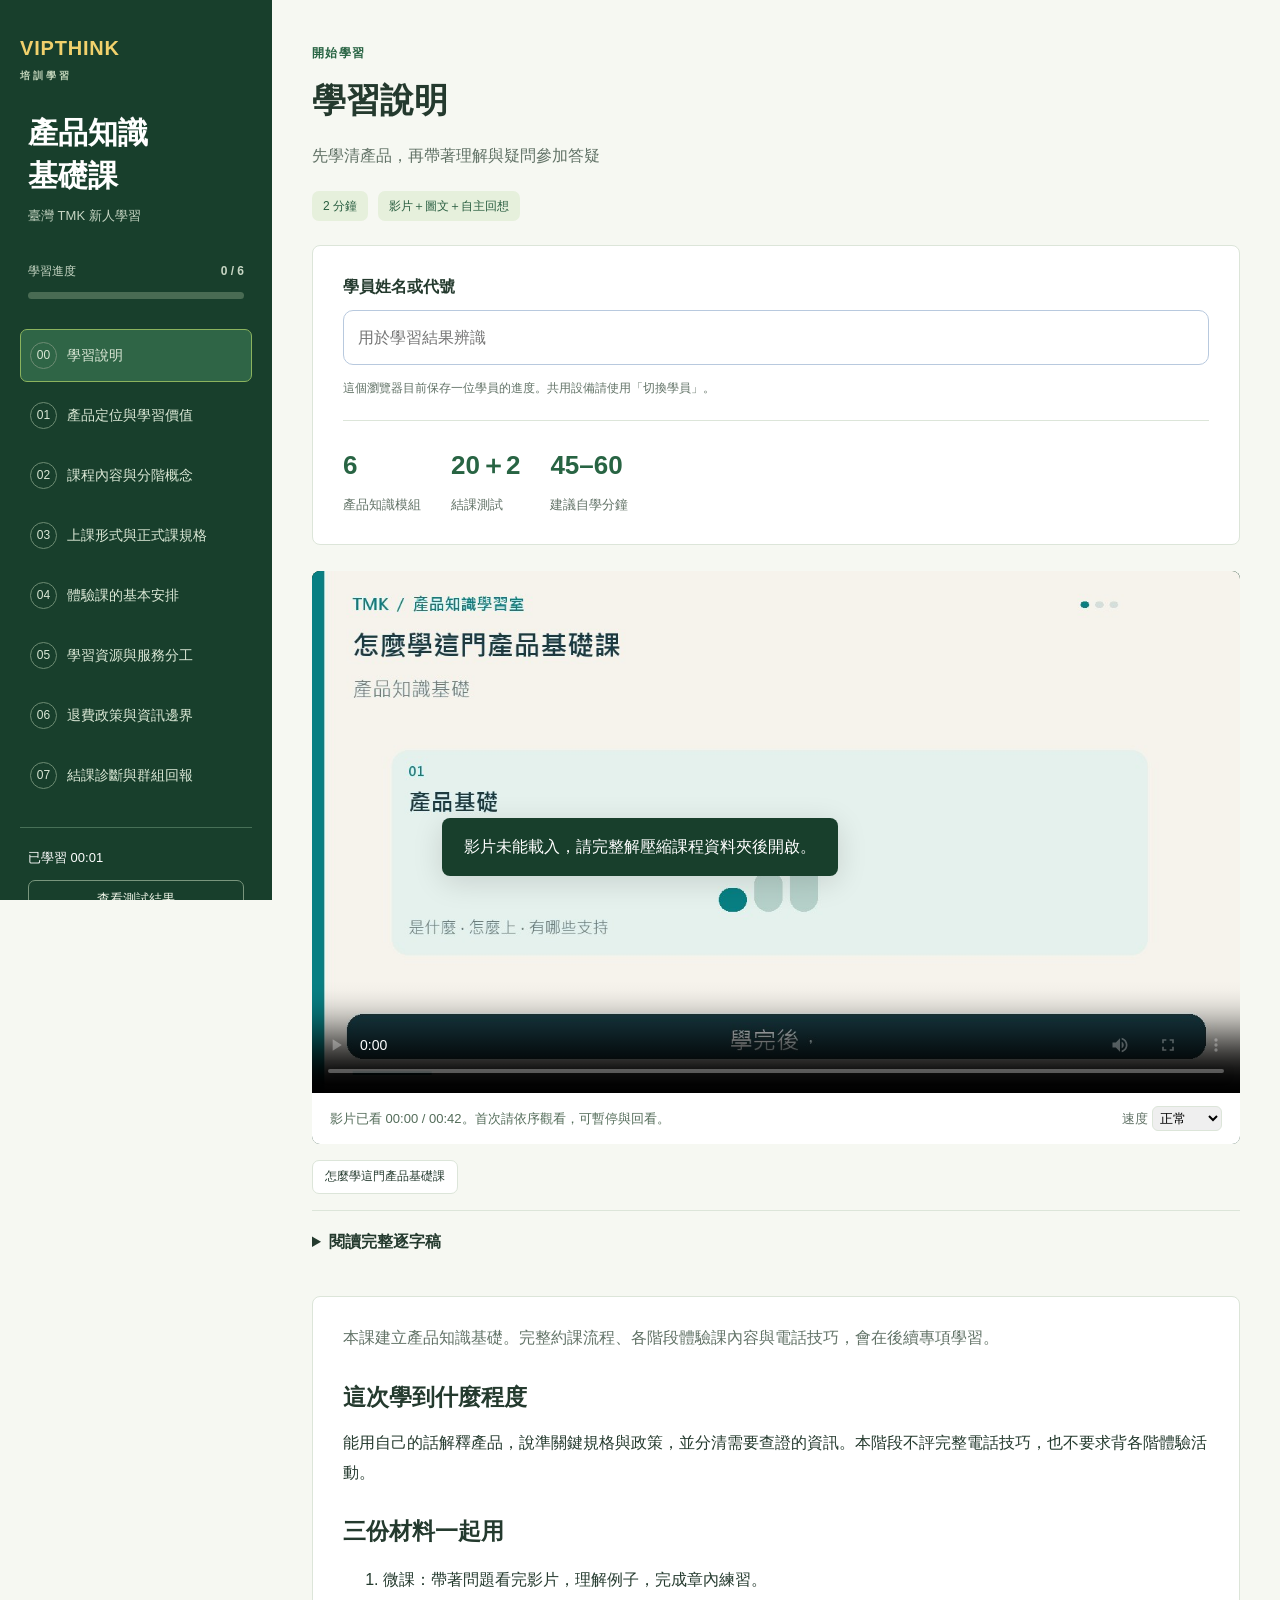
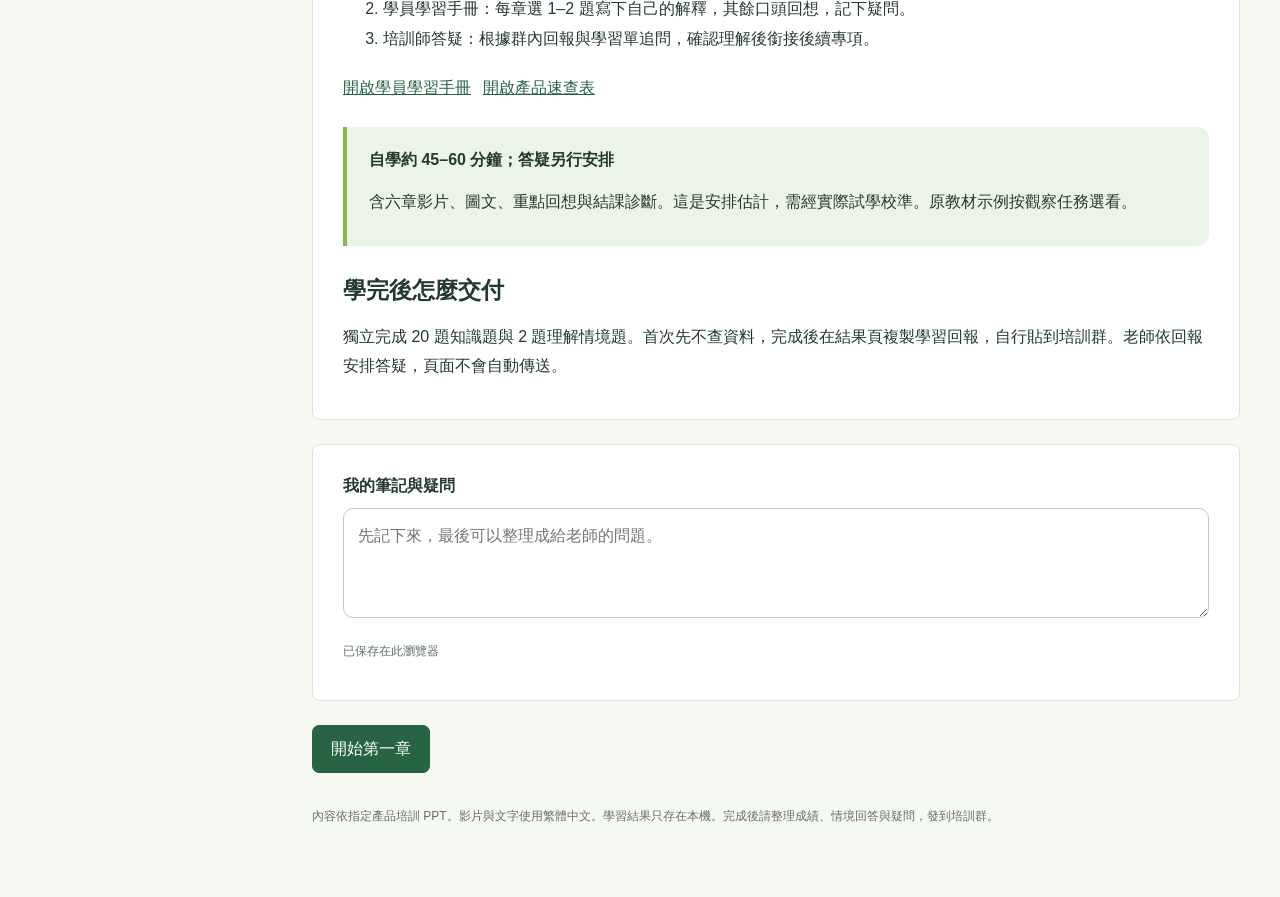
<file: index.html>
<!doctype html>
<html lang="zh-Hant"><head><meta charset="utf-8"><meta name="viewport" content="width=device-width,initial-scale=1"><title>臺灣 TMK｜產品知識基礎課</title><link rel="stylesheet" href="style.css"><link rel="stylesheet" href="visual-refresh.css"></head>
<body>
<a class="skip" href="#main">跳到學習內容</a>
<header class="mobilebar"><button id="menu" aria-expanded="false" aria-controls="sidebar">☰ 章節</button><span>臺灣 TMK 微課</span></header>
<aside class="sidebar" id="sidebar"><div class="brand">VIPTHINK <span>培訓學習</span></div><h1>產品知識<br>基礎課</h1><p class="side-sub">臺灣 TMK 新人學習</p><div class="side-progress"><div><span>學習進度</span><b id="progress-label">0 / 6</b></div><progress id="progress" max="6" value="0"></progress></div><nav id="nav" aria-label="課程章節"></nav><div class="side-bottom"><span id="timer">已學習 00:00</span><button id="results-nav">查看測試結果</button><button id="new-learner">切換學員</button><small>資料保存在這個瀏覽器。<br>完成後複製學習回報，<br>自行發到培訓群。</small></div></aside>
<div class="scrim" id="scrim"></div><main id="main" tabindex="-1"></main>
<div role="status" aria-live="polite" class="toast" id="toast"></div>

<script src="course-data.js?release=reviewed-20261105"></script><script src="content.js?release=reviewed-20261105"></script><script src="foundation.js?release=reviewed-20261105"></script><script src="app.js?release=reviewed-20261105"></script></body></html>
</file>
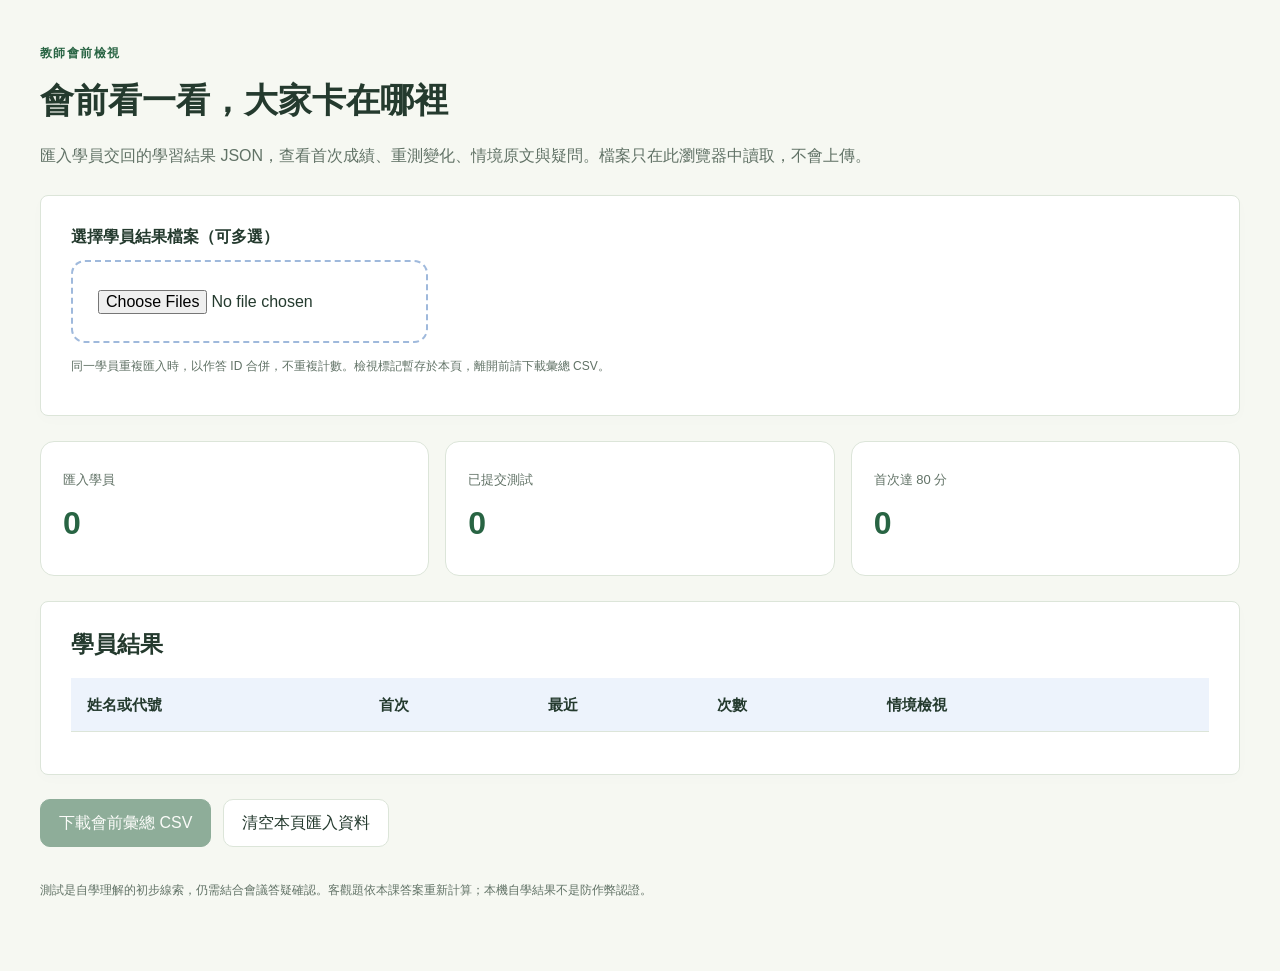
<file: teacher.html>
<!doctype html><html lang="zh-Hant"><head><meta charset="utf-8"><meta name="viewport" content="width=device-width,initial-scale=1"><title>TMK 微課｜教師會前檢視</title><link rel="stylesheet" href="style.css"></head><body><main class="teacher"><p class="eyebrow">教師會前檢視</p><h1 class="heading">會前看一看，大家卡在哪裡</h1><p class="lead">匯入學員交回的學習結果 JSON，查看首次成績、重測變化、情境原文與疑問。檔案只在此瀏覽器中讀取，不會上傳。</p><section class="card"><label class="field-label" for="files">選擇學員結果檔案（可多選）</label><input id="files" class="file-input" type="file" accept=".json,application/json" multiple><p class="save-note">同一學員重複匯入時，以作答 ID 合併，不重複計數。檢視標記暫存於本頁，離開前請下載彙總 CSV。</p><div id="import-status" role="status"></div></section><div id="overview"></div><div class="actions"><button id="csv" class="primary" disabled>下載會前彙總 CSV</button><button id="clear">清空本頁匯入資料</button></div><section id="detail"></section><footer>測試是自學理解的初步線索，仍需結合會議答疑確認。客觀題依本課答案重新計算；本機自學結果不是防作弊認證。</footer></main><script src="course-data.js?release=reviewed-20261105"></script><script src="teacher.js"></script></body></html>
</file>
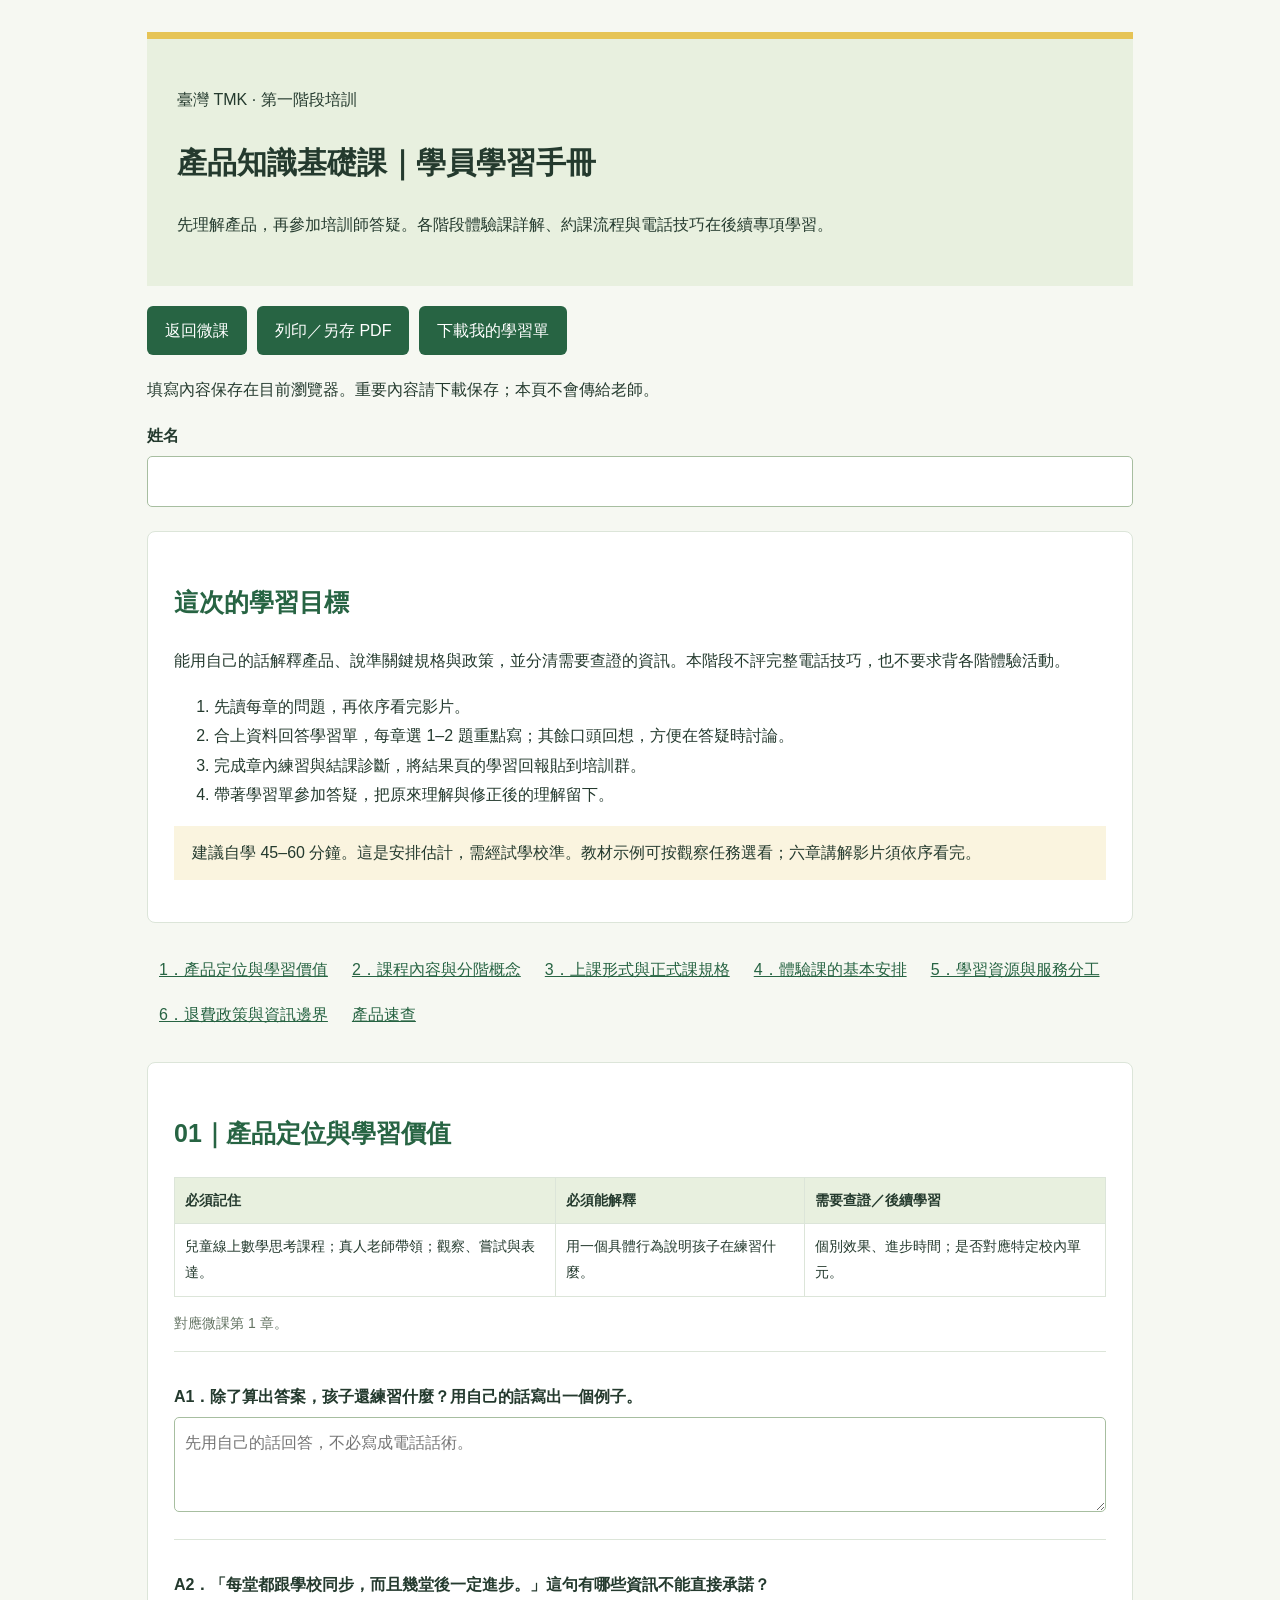
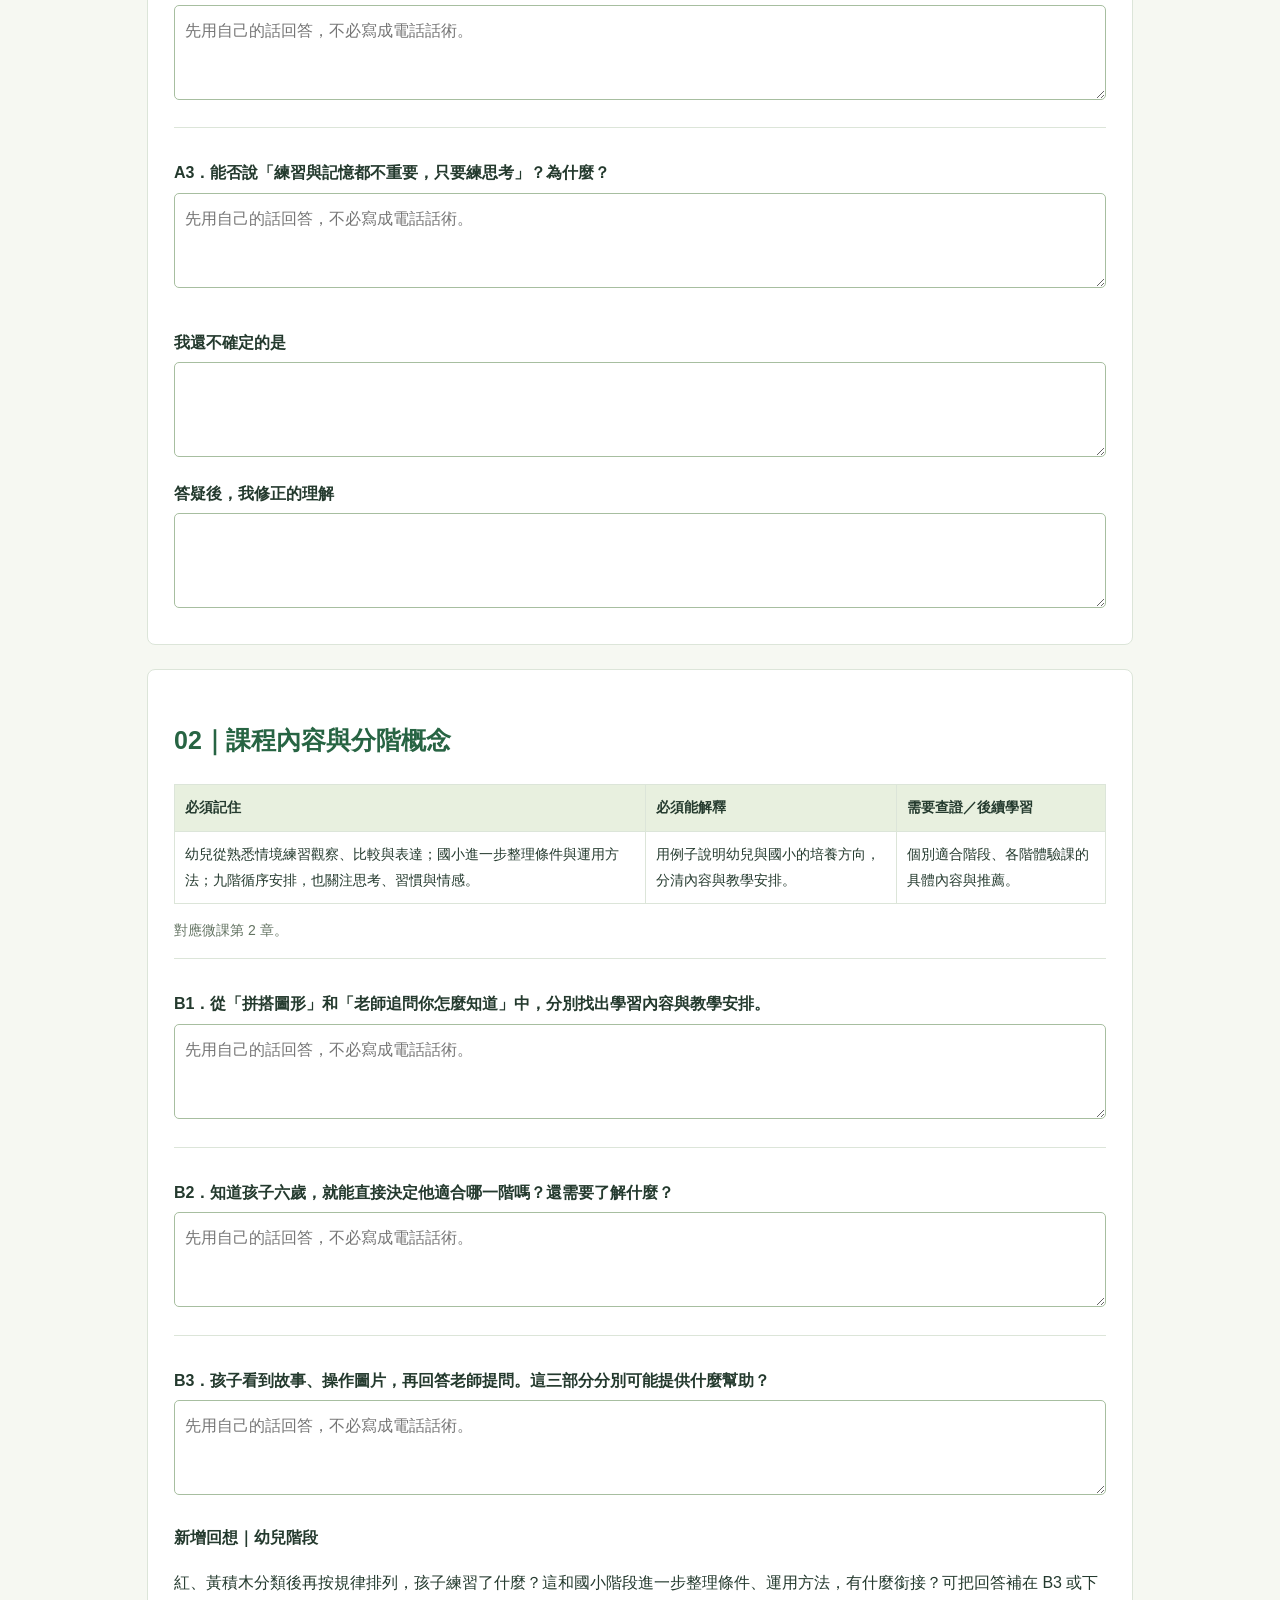
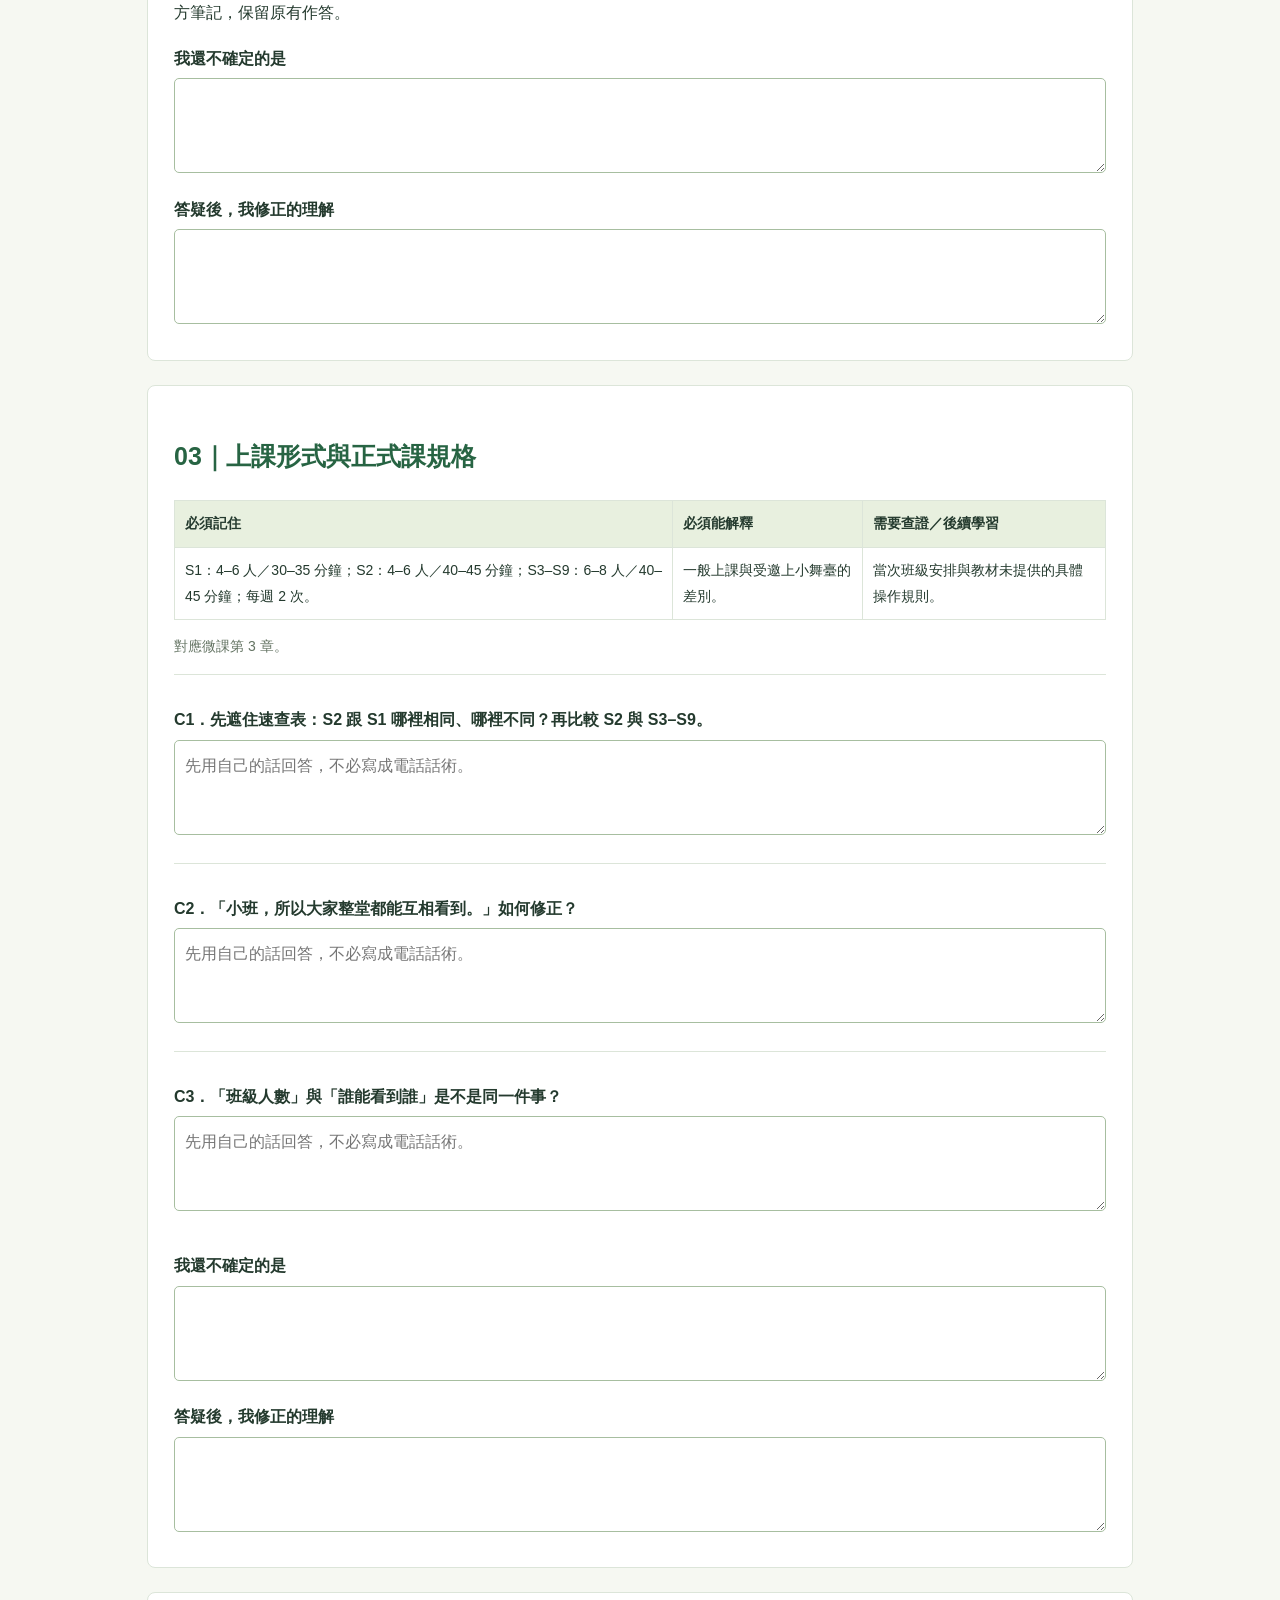
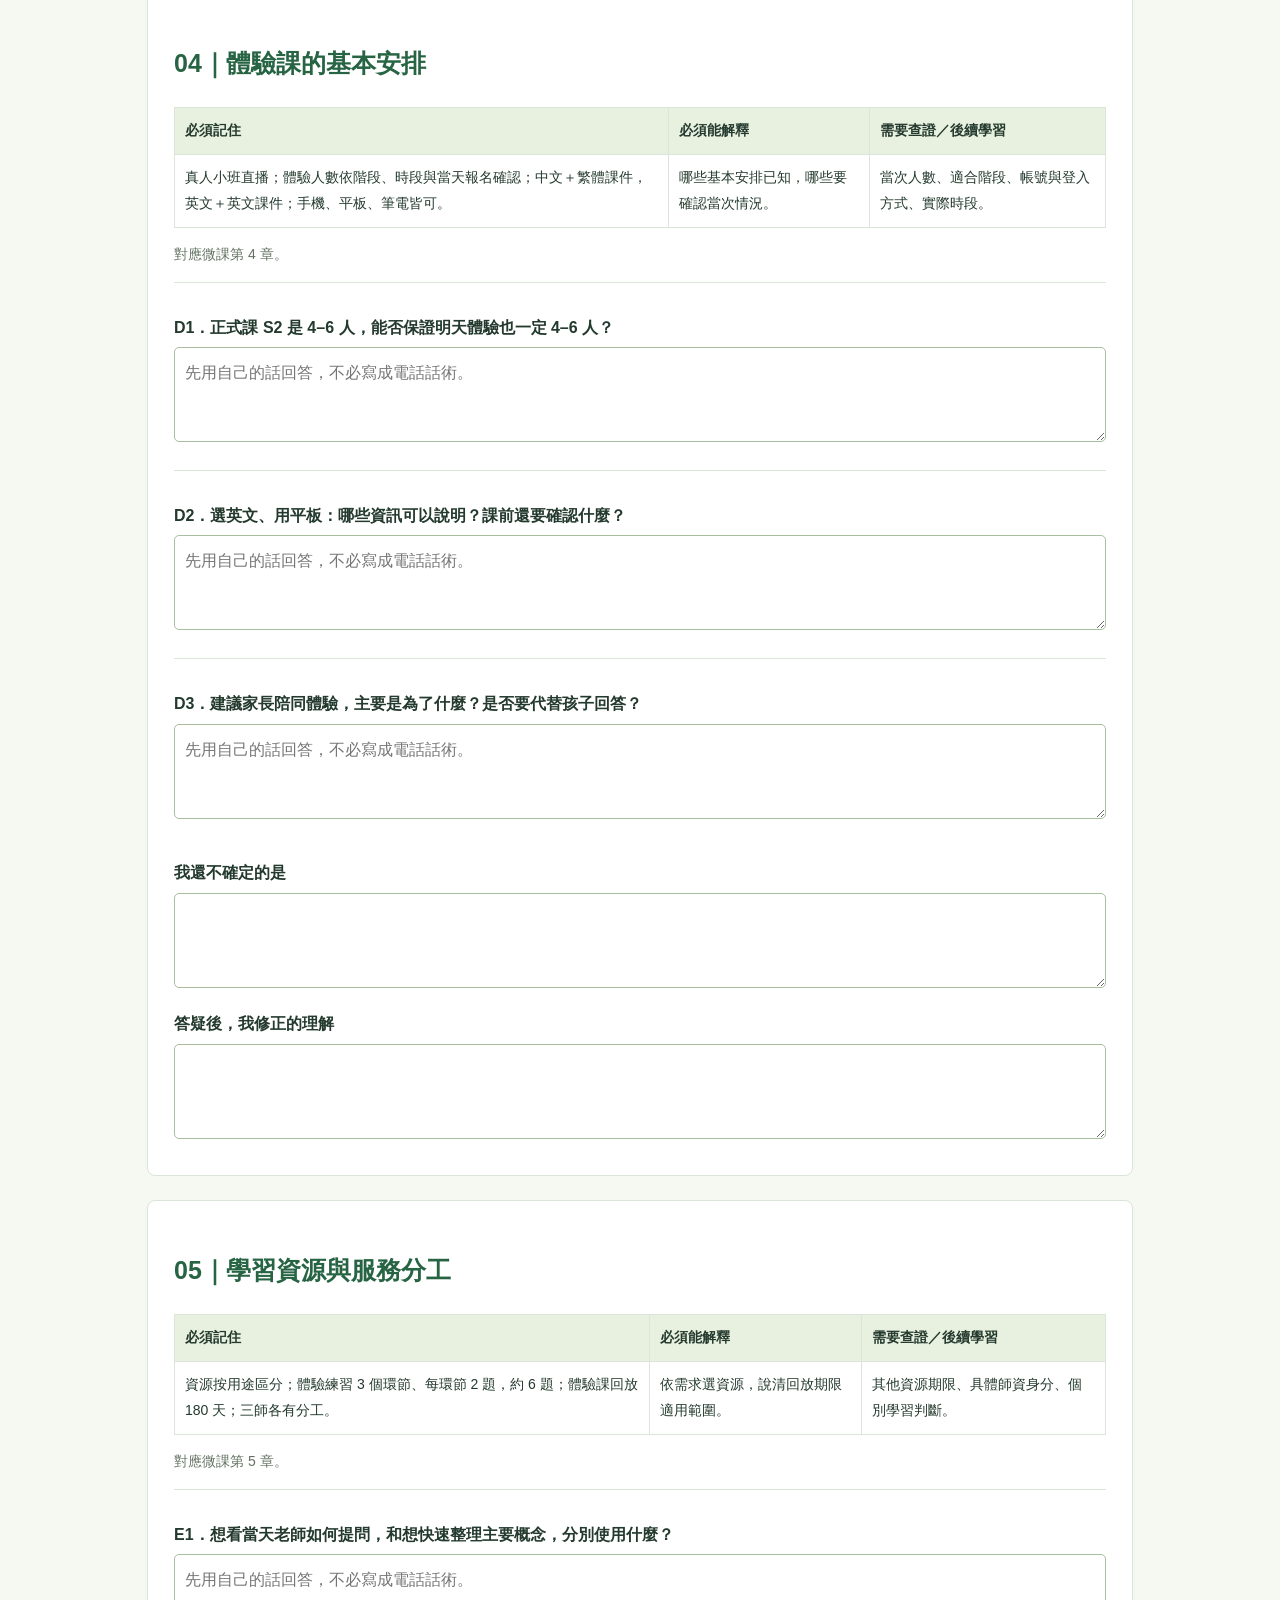
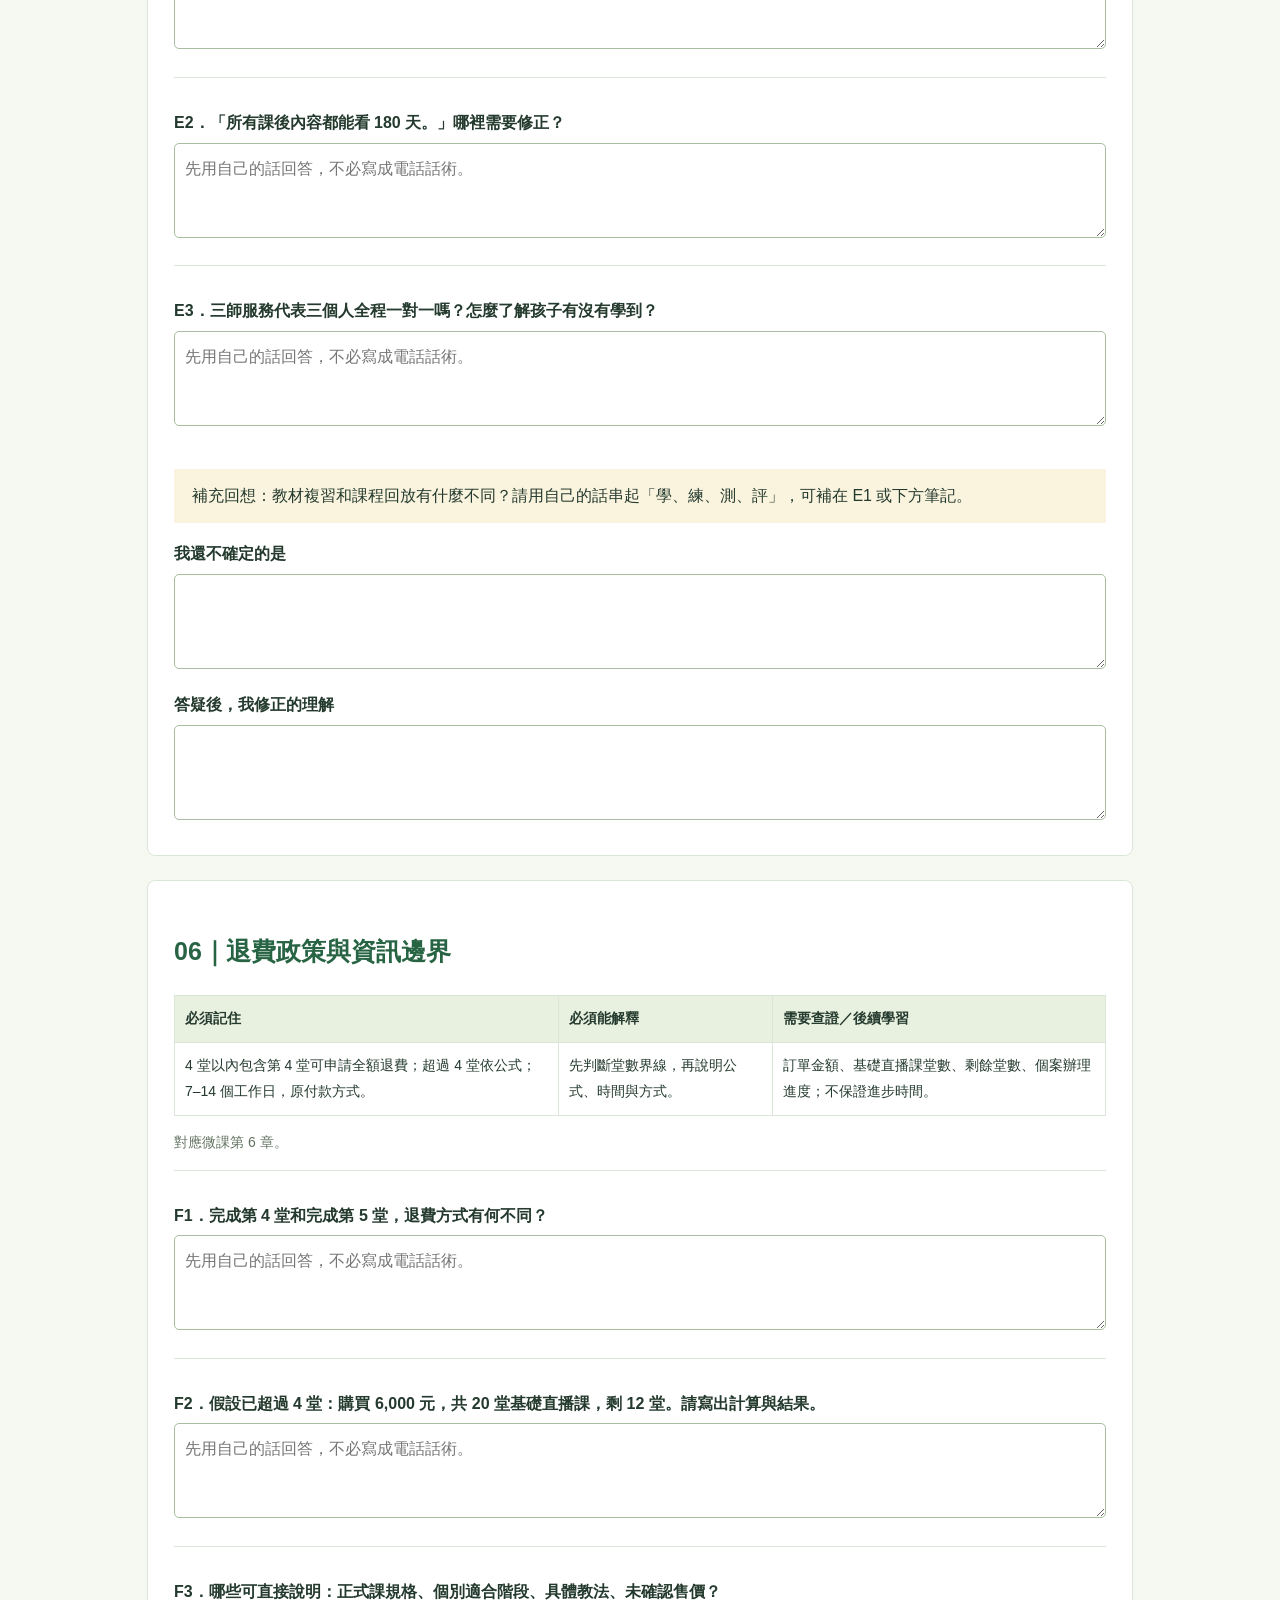
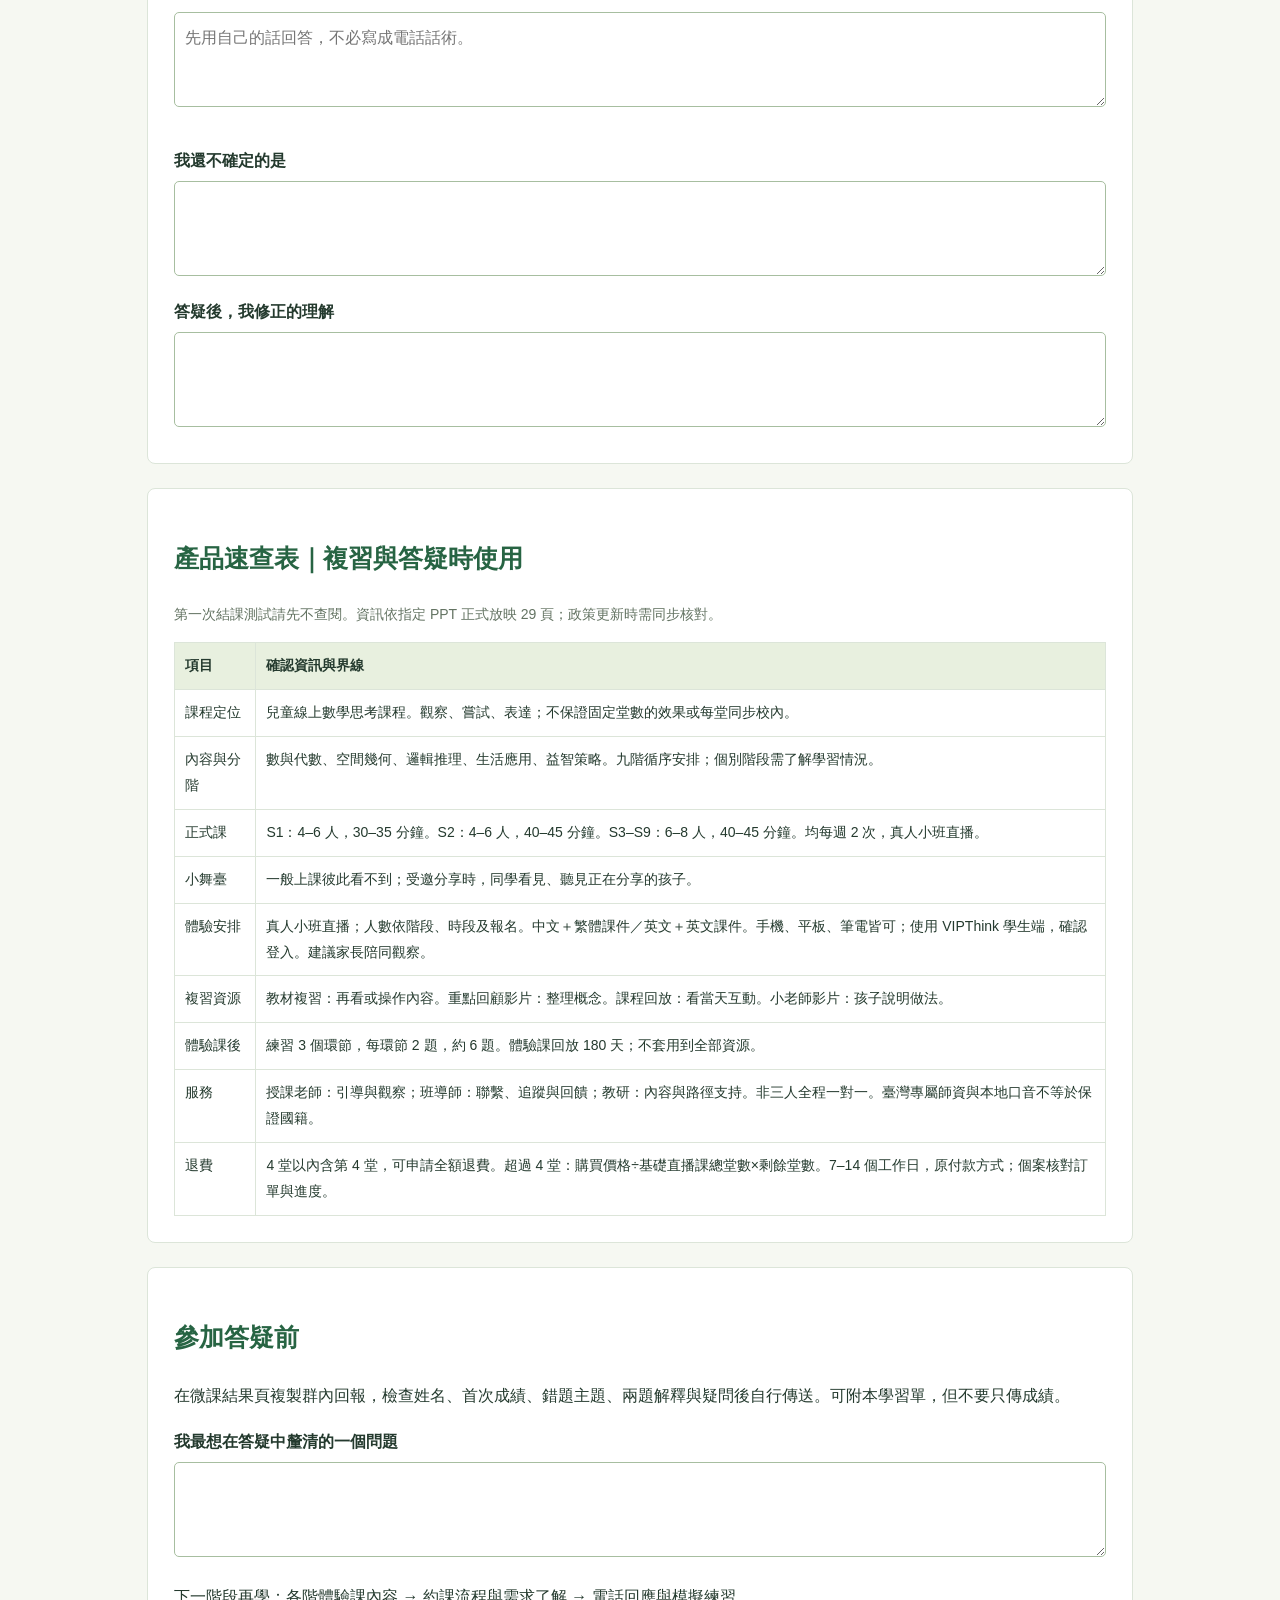
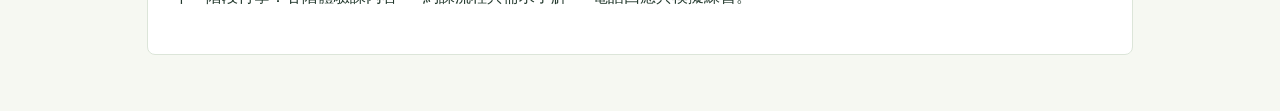
<file: 學員學習手冊.html>
<!doctype html><html lang="zh-Hant"><head><meta charset="utf-8"><meta name="viewport" content="width=device-width,initial-scale=1"><title>TMK 產品知識基礎課｜學員學習手冊</title><style>*{box-sizing:border-box}body{font:16px/1.85 "Microsoft JhengHei",sans-serif;color:#243a2e;background:#f6f8f2;margin:0}main{max-width:1050px;margin:auto;padding:32px}header{padding:30px;background:#e8f0df;border-top:7px solid #e6c456}h1{font-size:30px}h2{font-size:25px;color:#276443}h3{font-size:19px}section{background:#fff;border:1px solid #dce5d9;padding:26px;margin:24px 0;border-radius:8px}table{border-collapse:collapse;width:100%;font-size:14px}td,th{border:1px solid #dce5d9;padding:10px;text-align:left;vertical-align:top}th{background:#e8f0df}textarea,input{font:inherit;border:1px solid #a7bea0;border-radius:5px;padding:10px;width:100%;color:#243a2e}textarea{min-height:95px;resize:vertical}label{display:block;margin:12px 0 5px;font-weight:bold}.q{border-top:1px solid #dce5d9;padding:18px 0}.note{background:#faf4df;padding:12px 18px}.muted{color:#637362;font-size:14px}.actions{display:flex;flex-wrap:wrap;gap:10px;margin:20px 0}button,a.button{background:#276443;color:white;border:0;border-radius:6px;padding:10px 18px;font:inherit;cursor:pointer;text-decoration:none}nav a{display:inline-block;padding:8px 12px;color:#276443}details{padding:10px 0}summary{cursor:pointer;font-weight:bold}.pagebreak{break-before:page}@media(max-width:650px){main{padding:15px}section{padding:18px}header{padding:20px}table{font-size:12px}td,th{padding:6px}}@media print{body{background:white;font-size:11pt}main{padding:0;max-width:none}header{padding:14px}section{border:0;border-top:1px solid #aaa;padding:12px 0;margin:12px 0}h2,h3,label{break-after:avoid}tr,.q{break-inside:avoid}.actions,nav,.no-print{display:none!important}textarea{min-height:80px;border-color:#aaa}a{color:inherit;text-decoration:none}*{print-color-adjust:exact}}@page{size:A4;margin:16mm}</style></head><body><main><header><p>臺灣 TMK · 第一階段培訓</p><h1>產品知識基礎課｜學員學習手冊</h1><p>先理解產品，再參加培訓師答疑。各階段體驗課詳解、約課流程與電話技巧在後續專項學習。</p></header><div class="actions"><a class="button" href="index.html">返回微課</a><button onclick="window.print()">列印／另存 PDF</button><button id="download">下載我的學習單</button></div><p id="status" role="status">填寫內容保存在目前瀏覽器。重要內容請下載保存；本頁不會傳給老師。</p><label for="name">姓名</label><input id="name" data-save="name" maxlength="80"><section><h2>這次的學習目標</h2><p>能用自己的話解釋產品、說準關鍵規格與政策，並分清需要查證的資訊。本階段不評完整電話技巧，也不要求背各階體驗活動。</p><ol><li>先讀每章的問題，再依序看完影片。</li><li>合上資料回答學習單，每章選 1–2 題重點寫；其餘口頭回想，方便在答疑時討論。</li><li>完成章內練習與結課診斷，將結果頁的學習回報貼到培訓群。</li><li>帶著學習單參加答疑，把原來理解與修正後的理解留下。</li></ol><p class="note">建議自學 45–60 分鐘。這是安排估計，需經試學校準。教材示例可按觀察任務選看；六章講解影片須依序看完。</p></section><nav><a href="#chapter-1">1．產品定位與學習價值</a><a href="#chapter-2">2．課程內容與分階概念</a><a href="#chapter-3">3．上課形式與正式課規格</a><a href="#chapter-4">4．體驗課的基本安排</a><a href="#chapter-5">5．學習資源與服務分工</a><a href="#chapter-6">6．退費政策與資訊邊界</a><a href="#quick">產品速查</a></nav><section id="chapter-1"><h2>01｜產品定位與學習價值</h2><table><tr><th>必須記住</th><th>必須能解釋</th><th>需要查證／後續學習</th></tr><tr><td>兒童線上數學思考課程；真人老師帶領；觀察、嘗試與表達。</td><td>用一個具體行為說明孩子在練習什麼。</td><td>個別效果、進步時間；是否對應特定校內單元。</td></tr></table><p class="muted">對應微課第 1 章。</p><div class="q"><label for="A1">A1．除了算出答案，孩子還練習什麼？用自己的話寫出一個例子。</label><textarea id="A1" data-save="A1" maxlength="3000" placeholder="先用自己的話回答，不必寫成電話話術。"></textarea></div><div class="q"><label for="A2">A2．「每堂都跟學校同步，而且幾堂後一定進步。」這句有哪些資訊不能直接承諾？</label><textarea id="A2" data-save="A2" maxlength="3000" placeholder="先用自己的話回答，不必寫成電話話術。"></textarea></div><div class="q"><label for="A3">A3．能否說「練習與記憶都不重要，只要練思考」？為什麼？</label><textarea id="A3" data-save="A3" maxlength="3000" placeholder="先用自己的話回答，不必寫成電話話術。"></textarea></div><label for="doubt-1">我還不確定的是</label><textarea id="doubt-1" data-save="doubt-1" maxlength="2000"></textarea><label for="after-1">答疑後，我修正的理解</label><textarea id="after-1" data-save="after-1" maxlength="2000"></textarea></section><section id="chapter-2"><h2>02｜課程內容與分階概念</h2><table><tr><th>必須記住</th><th>必須能解釋</th><th>需要查證／後續學習</th></tr><tr><td>幼兒從熟悉情境練習觀察、比較與表達；國小進一步整理條件與運用方法；九階循序安排，也關注思考、習慣與情感。</td><td>用例子說明幼兒與國小的培養方向，分清內容與教學安排。</td><td>個別適合階段、各階體驗課的具體內容與推薦。</td></tr></table><p class="muted">對應微課第 2 章。</p><div class="q"><label for="B1">B1．從「拼搭圖形」和「老師追問你怎麼知道」中，分別找出學習內容與教學安排。</label><textarea id="B1" data-save="B1" maxlength="3000" placeholder="先用自己的話回答，不必寫成電話話術。"></textarea></div><div class="q"><label for="B2">B2．知道孩子六歲，就能直接決定他適合哪一階嗎？還需要了解什麼？</label><textarea id="B2" data-save="B2" maxlength="3000" placeholder="先用自己的話回答，不必寫成電話話術。"></textarea></div><div class="q"><label for="B3">B3．孩子看到故事、操作圖片，再回答老師提問。這三部分分別可能提供什麼幫助？</label><textarea id="B3" data-save="B3" maxlength="3000" placeholder="先用自己的話回答，不必寫成電話話術。"></textarea></div><div class="callout"><b>新增回想｜幼兒階段</b><p>紅、黃積木分類後再按規律排列，孩子練習了什麼？這和國小階段進一步整理條件、運用方法，有什麼銜接？可把回答補在 B3 或下方筆記，保留原有作答。</p></div><label for="doubt-2">我還不確定的是</label><textarea id="doubt-2" data-save="doubt-2" maxlength="2000"></textarea><label for="after-2">答疑後，我修正的理解</label><textarea id="after-2" data-save="after-2" maxlength="2000"></textarea></section><section id="chapter-3"><h2>03｜上課形式與正式課規格</h2><table><tr><th>必須記住</th><th>必須能解釋</th><th>需要查證／後續學習</th></tr><tr><td>S1：4–6 人／30–35 分鐘；S2：4–6 人／40–45 分鐘；S3–S9：6–8 人／40–45 分鐘；每週 2 次。</td><td>一般上課與受邀上小舞臺的差別。</td><td>當次班級安排與教材未提供的具體操作規則。</td></tr></table><p class="muted">對應微課第 3 章。</p><div class="q"><label for="C1">C1．先遮住速查表：S2 跟 S1 哪裡相同、哪裡不同？再比較 S2 與 S3–S9。</label><textarea id="C1" data-save="C1" maxlength="3000" placeholder="先用自己的話回答，不必寫成電話話術。"></textarea></div><div class="q"><label for="C2">C2．「小班，所以大家整堂都能互相看到。」如何修正？</label><textarea id="C2" data-save="C2" maxlength="3000" placeholder="先用自己的話回答，不必寫成電話話術。"></textarea></div><div class="q"><label for="C3">C3．「班級人數」與「誰能看到誰」是不是同一件事？</label><textarea id="C3" data-save="C3" maxlength="3000" placeholder="先用自己的話回答，不必寫成電話話術。"></textarea></div><label for="doubt-3">我還不確定的是</label><textarea id="doubt-3" data-save="doubt-3" maxlength="2000"></textarea><label for="after-3">答疑後，我修正的理解</label><textarea id="after-3" data-save="after-3" maxlength="2000"></textarea></section><section id="chapter-4"><h2>04｜體驗課的基本安排</h2><table><tr><th>必須記住</th><th>必須能解釋</th><th>需要查證／後續學習</th></tr><tr><td>真人小班直播；體驗人數依階段、時段與當天報名確認；中文＋繁體課件，英文＋英文課件；手機、平板、筆電皆可。</td><td>哪些基本安排已知，哪些要確認當次情況。</td><td>當次人數、適合階段、帳號與登入方式、實際時段。</td></tr></table><p class="muted">對應微課第 4 章。</p><div class="q"><label for="D1">D1．正式課 S2 是 4–6 人，能否保證明天體驗也一定 4–6 人？</label><textarea id="D1" data-save="D1" maxlength="3000" placeholder="先用自己的話回答，不必寫成電話話術。"></textarea></div><div class="q"><label for="D2">D2．選英文、用平板：哪些資訊可以說明？課前還要確認什麼？</label><textarea id="D2" data-save="D2" maxlength="3000" placeholder="先用自己的話回答，不必寫成電話話術。"></textarea></div><div class="q"><label for="D3">D3．建議家長陪同體驗，主要是為了什麼？是否要代替孩子回答？</label><textarea id="D3" data-save="D3" maxlength="3000" placeholder="先用自己的話回答，不必寫成電話話術。"></textarea></div><label for="doubt-4">我還不確定的是</label><textarea id="doubt-4" data-save="doubt-4" maxlength="2000"></textarea><label for="after-4">答疑後，我修正的理解</label><textarea id="after-4" data-save="after-4" maxlength="2000"></textarea></section><section id="chapter-5"><h2>05｜學習資源與服務分工</h2><table><tr><th>必須記住</th><th>必須能解釋</th><th>需要查證／後續學習</th></tr><tr><td>資源按用途區分；體驗練習 3 個環節、每環節 2 題，約 6 題；體驗課回放 180 天；三師各有分工。</td><td>依需求選資源，說清回放期限適用範圍。</td><td>其他資源期限、具體師資身分、個別學習判斷。</td></tr></table><p class="muted">對應微課第 5 章。</p><div class="q"><label for="E1">E1．想看當天老師如何提問，和想快速整理主要概念，分別使用什麼？</label><textarea id="E1" data-save="E1" maxlength="3000" placeholder="先用自己的話回答，不必寫成電話話術。"></textarea></div><div class="q"><label for="E2">E2．「所有課後內容都能看 180 天。」哪裡需要修正？</label><textarea id="E2" data-save="E2" maxlength="3000" placeholder="先用自己的話回答，不必寫成電話話術。"></textarea></div><div class="q"><label for="E3">E3．三師服務代表三個人全程一對一嗎？怎麼了解孩子有沒有學到？</label><textarea id="E3" data-save="E3" maxlength="3000" placeholder="先用自己的話回答，不必寫成電話話術。"></textarea></div><p class="note">補充回想：教材複習和課程回放有什麼不同？請用自己的話串起「學、練、測、評」，可補在 E1 或下方筆記。</p><label for="doubt-5">我還不確定的是</label><textarea id="doubt-5" data-save="doubt-5" maxlength="2000"></textarea><label for="after-5">答疑後，我修正的理解</label><textarea id="after-5" data-save="after-5" maxlength="2000"></textarea></section><section id="chapter-6"><h2>06｜退費政策與資訊邊界</h2><table><tr><th>必須記住</th><th>必須能解釋</th><th>需要查證／後續學習</th></tr><tr><td>4 堂以內包含第 4 堂可申請全額退費；超過 4 堂依公式；7–14 個工作日，原付款方式。</td><td>先判斷堂數界線，再說明公式、時間與方式。</td><td>訂單金額、基礎直播課堂數、剩餘堂數、個案辦理進度；不保證進步時間。</td></tr></table><p class="muted">對應微課第 6 章。</p><div class="q"><label for="F1">F1．完成第 4 堂和完成第 5 堂，退費方式有何不同？</label><textarea id="F1" data-save="F1" maxlength="3000" placeholder="先用自己的話回答，不必寫成電話話術。"></textarea></div><div class="q"><label for="F2">F2．假設已超過 4 堂：購買 6,000 元，共 20 堂基礎直播課，剩 12 堂。請寫出計算與結果。</label><textarea id="F2" data-save="F2" maxlength="3000" placeholder="先用自己的話回答，不必寫成電話話術。"></textarea></div><div class="q"><label for="F3">F3．哪些可直接說明：正式課規格、個別適合階段、具體教法、未確認售價？</label><textarea id="F3" data-save="F3" maxlength="3000" placeholder="先用自己的話回答，不必寫成電話話術。"></textarea></div><label for="doubt-6">我還不確定的是</label><textarea id="doubt-6" data-save="doubt-6" maxlength="2000"></textarea><label for="after-6">答疑後，我修正的理解</label><textarea id="after-6" data-save="after-6" maxlength="2000"></textarea></section><section id="quick" class="pagebreak"><h2>產品速查表｜複習與答疑時使用</h2><p class="muted">第一次結課測試請先不查閱。資訊依指定 PPT 正式放映 29 頁；政策更新時需同步核對。</p><table><tr><th>項目</th><th>確認資訊與界線</th></tr><tr><td>課程定位</td><td>兒童線上數學思考課程。觀察、嘗試、表達；不保證固定堂數的效果或每堂同步校內。</td></tr><tr><td>內容與分階</td><td>數與代數、空間幾何、邏輯推理、生活應用、益智策略。九階循序安排；個別階段需了解學習情況。</td></tr><tr><td>正式課</td><td>S1：4–6 人，30–35 分鐘。S2：4–6 人，40–45 分鐘。S3–S9：6–8 人，40–45 分鐘。均每週 2 次，真人小班直播。</td></tr><tr><td>小舞臺</td><td>一般上課彼此看不到；受邀分享時，同學看見、聽見正在分享的孩子。</td></tr><tr><td>體驗安排</td><td>真人小班直播；人數依階段、時段及報名。中文＋繁體課件／英文＋英文課件。手機、平板、筆電皆可；使用 VIPThink 學生端，確認登入。建議家長陪同觀察。</td></tr><tr><td>複習資源</td><td>教材複習：再看或操作內容。重點回顧影片：整理概念。課程回放：看當天互動。小老師影片：孩子說明做法。</td></tr><tr><td>體驗課後</td><td>練習 3 個環節，每環節 2 題，約 6 題。體驗課回放 180 天；不套用到全部資源。</td></tr><tr><td>服務</td><td>授課老師：引導與觀察；班導師：聯繫、追蹤與回饋；教研：內容與路徑支持。非三人全程一對一。臺灣專屬師資與本地口音不等於保證國籍。</td></tr><tr><td>退費</td><td>4 堂以內含第 4 堂，可申請全額退費。超過 4 堂：購買價格÷基礎直播課總堂數×剩餘堂數。7–14 個工作日，原付款方式；個案核對訂單與進度。</td></tr></table></section><section><h2>參加答疑前</h2><p>在微課結果頁複製群內回報，檢查姓名、首次成績、錯題主題、兩題解釋與疑問後自行傳送。可附本學習單，但不要只傳成績。</p><label for="meeting">我最想在答疑中釐清的一個問題</label><textarea id="meeting" data-save="meeting" maxlength="2000"></textarea><p>下一階段再學：各階體驗課內容 → 約課流程與需求了解 → 電話回應與模擬練習。</p></section></main><script>(()=>{const key='tmk_foundation_workbook_v1';let state={};try{state=JSON.parse(localStorage.getItem(key)||'{}');}catch{}for(const el of document.querySelectorAll('[data-save]')){el.value=state[el.dataset.save]||'';el.addEventListener('input',()=>{state[el.dataset.save]=el.value;try{localStorage.setItem(key,JSON.stringify(state));document.getElementById('status').textContent='已保存在目前瀏覽器；尚未傳送。';}catch{document.getElementById('status').textContent='無法自動保存，請下載學習單。';}});}document.getElementById('download').onclick=()=>{let text='臺灣 TMK 產品知識基礎課｜我的學習單\n';for(const el of document.querySelectorAll('[data-save]')){text+='\n'+(document.querySelector('label[for="'+el.id+'"]')?.textContent||el.id)+'\n'+el.value+'\n';}const u=URL.createObjectURL(new Blob([text],{type:'text/plain;charset=utf-8'}));const a=document.createElement('a');a.href=u;a.download='TMK學習單_'+(state.name||'學員').replace(/[\\/:*?"<>|]/g,'_')+'.txt';a.click();setTimeout(()=>URL.revokeObjectURL(u),2000);};window.addEventListener('beforeprint',()=>document.querySelectorAll('textarea').forEach(el=>{el.style.height='auto';el.style.height=Math.max(100,el.scrollHeight+8)+'px';}));})();</script></body></html>
</file>
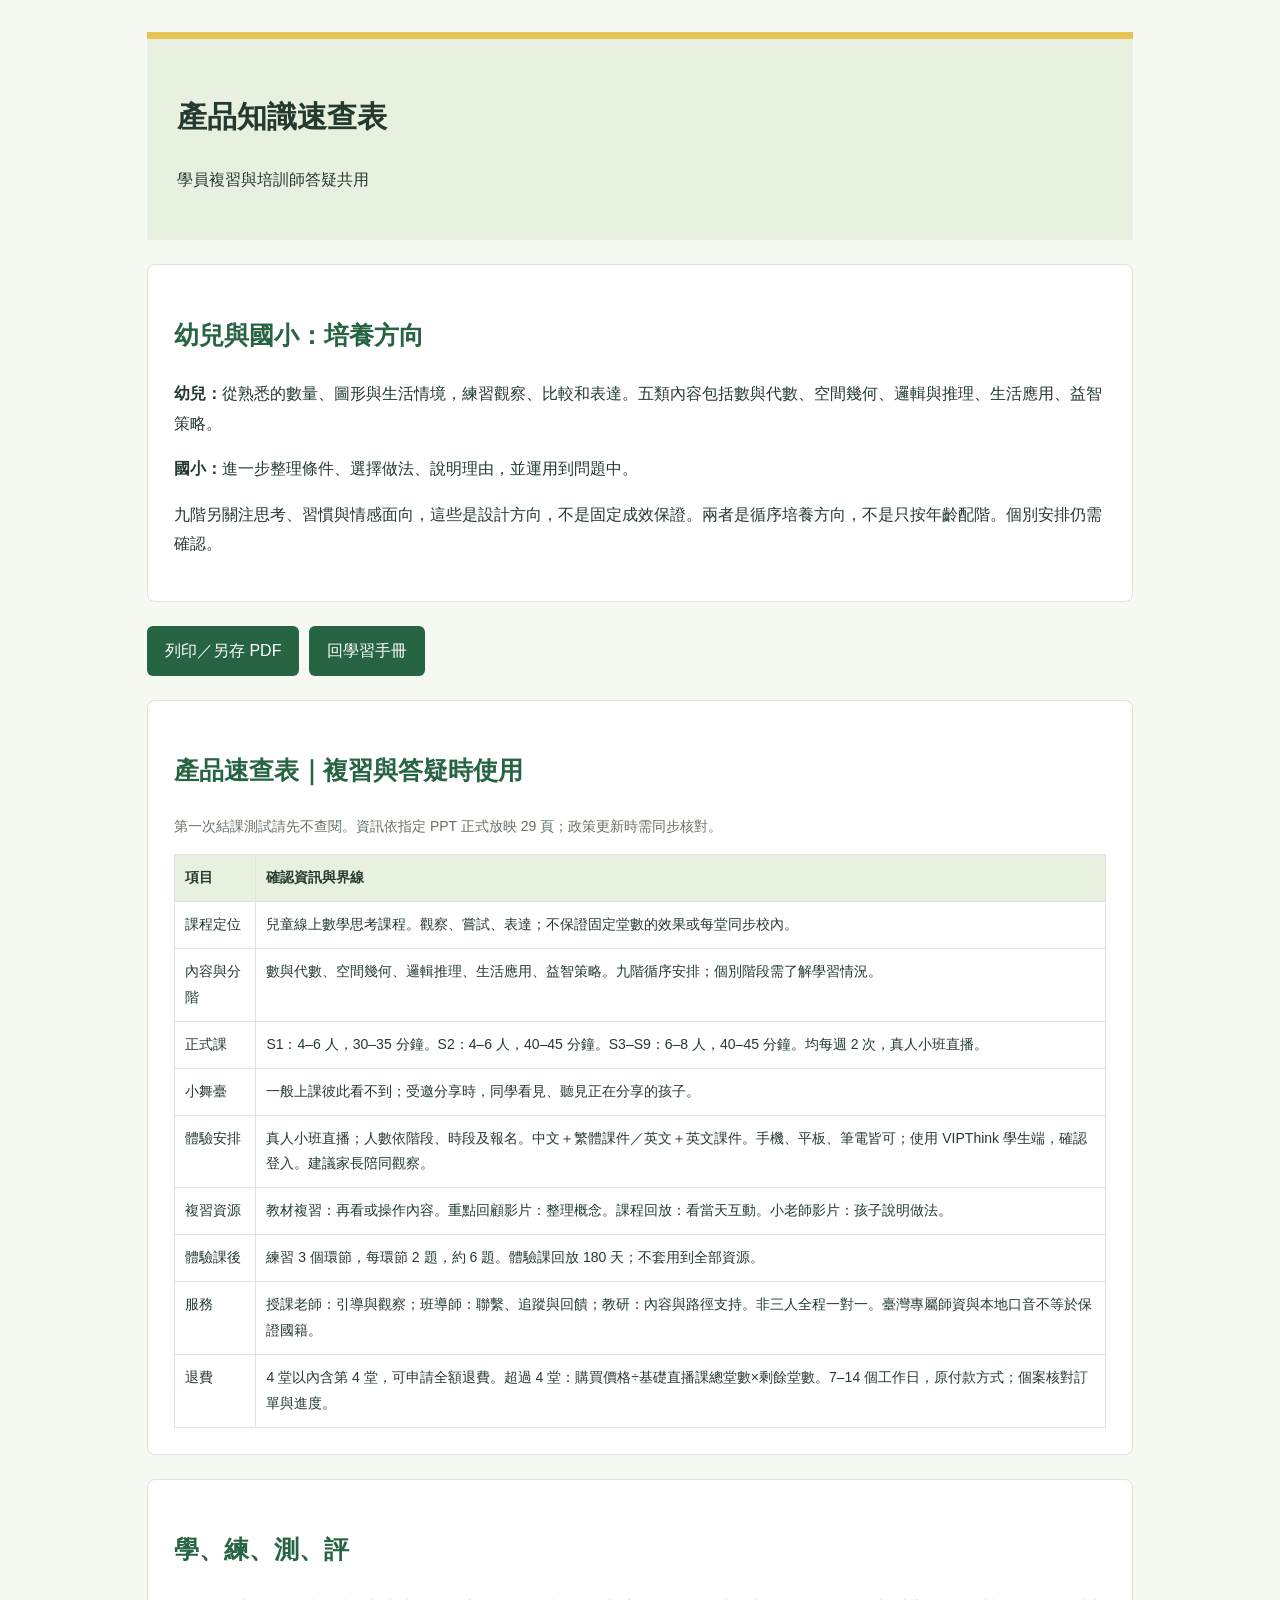
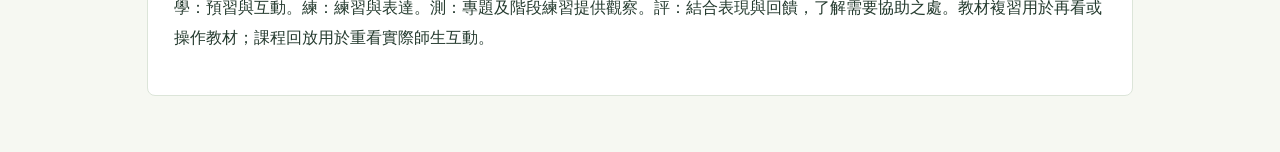
<file: 產品速查表.html>
<!doctype html><html lang="zh-Hant"><head><meta charset="utf-8"><meta name="viewport" content="width=device-width,initial-scale=1"><title>TMK 產品知識速查表</title><style>*{box-sizing:border-box}body{font:16px/1.85 "Microsoft JhengHei",sans-serif;color:#243a2e;background:#f6f8f2;margin:0}main{max-width:1050px;margin:auto;padding:32px}header{padding:30px;background:#e8f0df;border-top:7px solid #e6c456}h1{font-size:30px}h2{font-size:25px;color:#276443}h3{font-size:19px}section{background:#fff;border:1px solid #dce5d9;padding:26px;margin:24px 0;border-radius:8px}table{border-collapse:collapse;width:100%;font-size:14px}td,th{border:1px solid #dce5d9;padding:10px;text-align:left;vertical-align:top}th{background:#e8f0df}textarea,input{font:inherit;border:1px solid #a7bea0;border-radius:5px;padding:10px;width:100%;color:#243a2e}textarea{min-height:95px;resize:vertical}label{display:block;margin:12px 0 5px;font-weight:bold}.q{border-top:1px solid #dce5d9;padding:18px 0}.note{background:#faf4df;padding:12px 18px}.muted{color:#637362;font-size:14px}.actions{display:flex;flex-wrap:wrap;gap:10px;margin:20px 0}button,a.button{background:#276443;color:white;border:0;border-radius:6px;padding:10px 18px;font:inherit;cursor:pointer;text-decoration:none}nav a{display:inline-block;padding:8px 12px;color:#276443}details{padding:10px 0}summary{cursor:pointer;font-weight:bold}.pagebreak{break-before:page}@media(max-width:650px){main{padding:15px}section{padding:18px}header{padding:20px}table{font-size:12px}td,th{padding:6px}}@media print{body{background:white;font-size:11pt}main{padding:0;max-width:none}header{padding:14px}section{border:0;border-top:1px solid #aaa;padding:12px 0;margin:12px 0}h2,h3,label{break-after:avoid}tr,.q{break-inside:avoid}.actions,nav,.no-print{display:none!important}textarea{min-height:80px;border-color:#aaa}a{color:inherit;text-decoration:none}*{print-color-adjust:exact}}@page{size:A4;margin:16mm}</style></head><body><main><header><h1>產品知識速查表</h1><p>學員複習與培訓師答疑共用</p></header><section><h2>幼兒與國小：培養方向</h2><p><b>幼兒：</b>從熟悉的數量、圖形與生活情境，練習觀察、比較和表達。五類內容包括數與代數、空間幾何、邏輯與推理、生活應用、益智策略。</p><p><b>國小：</b>進一步整理條件、選擇做法、說明理由，並運用到問題中。</p><p>九階另關注思考、習慣與情感面向，這些是設計方向，不是固定成效保證。兩者是循序培養方向，不是只按年齡配階。個別安排仍需確認。</p></section><div class="actions"><button onclick="print()">列印／另存 PDF</button><a class="button" href="學員學習手冊.html">回學習手冊</a></div><section id="quick" ><h2>產品速查表｜複習與答疑時使用</h2><p class="muted">第一次結課測試請先不查閱。資訊依指定 PPT 正式放映 29 頁；政策更新時需同步核對。</p><table><tr><th>項目</th><th>確認資訊與界線</th></tr><tr><td>課程定位</td><td>兒童線上數學思考課程。觀察、嘗試、表達；不保證固定堂數的效果或每堂同步校內。</td></tr><tr><td>內容與分階</td><td>數與代數、空間幾何、邏輯推理、生活應用、益智策略。九階循序安排；個別階段需了解學習情況。</td></tr><tr><td>正式課</td><td>S1：4–6 人，30–35 分鐘。S2：4–6 人，40–45 分鐘。S3–S9：6–8 人，40–45 分鐘。均每週 2 次，真人小班直播。</td></tr><tr><td>小舞臺</td><td>一般上課彼此看不到；受邀分享時，同學看見、聽見正在分享的孩子。</td></tr><tr><td>體驗安排</td><td>真人小班直播；人數依階段、時段及報名。中文＋繁體課件／英文＋英文課件。手機、平板、筆電皆可；使用 VIPThink 學生端，確認登入。建議家長陪同觀察。</td></tr><tr><td>複習資源</td><td>教材複習：再看或操作內容。重點回顧影片：整理概念。課程回放：看當天互動。小老師影片：孩子說明做法。</td></tr><tr><td>體驗課後</td><td>練習 3 個環節，每環節 2 題，約 6 題。體驗課回放 180 天；不套用到全部資源。</td></tr><tr><td>服務</td><td>授課老師：引導與觀察；班導師：聯繫、追蹤與回饋；教研：內容與路徑支持。非三人全程一對一。臺灣專屬師資與本地口音不等於保證國籍。</td></tr><tr><td>退費</td><td>4 堂以內含第 4 堂，可申請全額退費。超過 4 堂：購買價格÷基礎直播課總堂數×剩餘堂數。7–14 個工作日，原付款方式；個案核對訂單與進度。</td></tr></table></section><section><h2>學、練、測、評</h2><p>學：預習與互動。練：練習與表達。測：專題及階段練習提供觀察。評：結合表現與回饋，了解需要協助之處。教材複習用於再看或操作教材；課程回放用於重看實際師生互動。</p></section></main></body></html>
</file>
<file: style.css>
@import url("visual-refresh.css");
:root{--primary:#286443;--primary-light:#78b82a;--bg:#f6f8f2;--text:#243a2e;--muted:#617266;--border:#dce5d9;--sidebar:#183f2c;--success:#286443;--radius:8px}
*{box-sizing:border-box}body{margin:0;background:var(--bg);color:var(--text);font:16px/1.85 "Microsoft JhengHei","PingFang TC",sans-serif}button,input,textarea,select{font:inherit}button{cursor:pointer;border:1px solid var(--border);border-radius:10px;padding:10px 18px;background:white;color:var(--text);line-height:1.6}button:hover{border-color:var(--primary);background:#edf4ff}button:disabled{opacity:.5;cursor:not-allowed}button.primary{background:var(--primary);color:white;border-color:var(--primary)}a{color:var(--primary)}:focus-visible{outline:3px solid #e7ad35;outline-offset:3px}h1,h2,h3{line-height:1.45}h2{font-size:23px;margin:28px 0 14px}h3{font-size:18px}p{margin:12px 0}small,.muted{color:var(--muted)}.sidebar{width:272px;position:fixed;inset:0 auto 0 0;background:var(--sidebar);color:white;padding:30px 20px;overflow:auto;z-index:30;display:flex;flex-direction:column}.brand{color:#a7c7ff;font-size:20px;font-weight:800;letter-spacing:.04em}.brand span{display:block;font-size:10px;letter-spacing:.3em;color:#8fa7c8}.sidebar h1{font-size:30px;margin:25px 8px 6px}.side-sub{font-size:13px;color:#b6c7df;margin:0 8px 20px}.side-progress{margin:12px 8px 20px}.side-progress>div{display:flex;justify-content:space-between;font-size:12px;color:#b6c7df}progress{width:100%;height:7px;border:0;display:block;margin:10px 0;accent-color:#73a9ff}progress::-webkit-progress-bar{background:#334965;border-radius:6px}progress::-webkit-progress-value{background:#73a9ff;border-radius:6px}.sidebar nav{display:grid;gap:7px}.nav-item{color:#c8d5e8;background:transparent;border-color:transparent;text-align:left;padding:12px 9px;font-size:14px;display:flex;gap:10px;align-items:center;width:100%}.nav-item .num{width:27px;height:27px;border:1px solid #49617e;border-radius:50%;display:grid;place-items:center;font-size:12px;flex:none}.nav-item.active,.nav-item:hover{background:#294b79;color:white;border-color:#507bb5}.nav-item.done .num{background:#2d7f75;color:white;border-color:#2d7f75}.side-bottom{margin-top:25px;padding:18px 8px 0;border-top:1px solid #344b68;display:grid;gap:10px;font-size:13px}.side-bottom button{color:#c8d5e8;background:transparent;border-color:#49617e;padding:8px}.side-bottom small{color:#9db1cd;line-height:1.7}main{margin-left:272px;padding:42px 40px 70px;max-width:1450px}.eyebrow{font-size:12px;font-weight:700;letter-spacing:.12em;color:var(--primary);margin:0 0 12px}.heading{font-size:34px;margin:0 0 16px;max-width:1000px}.lead{color:var(--muted);max-width:900px}.meta{display:flex;gap:10px;flex-wrap:wrap;margin:20px 0}.tag{background:#e1ecfc;color:#325e99;font-size:12px;padding:4px 11px;border-radius:20px}.card{background:white;border:1px solid var(--border);padding:26px 30px;border-radius:var(--radius);margin:24px 0;box-shadow:0 4px 14px #1b3e6a04}.card>:first-child{margin-top:0}.video-shell{background:#152c4b;border-radius:16px;overflow:hidden;margin-top:26px}.video-shell video{width:100%;display:block;aspect-ratio:16/9;background:#152c4b}.player-footer{background:white;padding:13px 18px;font-size:13px;display:flex;justify-content:space-between;gap:12px;flex-wrap:wrap;color:var(--muted)}.player-footer select{padding:3px;border:1px solid var(--border);border-radius:6px}.chapters{display:flex;gap:7px;flex-wrap:wrap;margin:16px 0}.chapters button{font-size:12px;padding:6px 12px}.chapters button.playing{background:#e2edff;border-color:#80a8e5}.transcript p{padding-left:12px;border-left:3px solid #dfebfb}.transcript button{font-size:13px;color:var(--primary);border:0;padding:0;background:none}details{padding:16px 0;border-top:1px solid var(--border)}summary{cursor:pointer;font-weight:700}details[open]>summary{margin-bottom:15px}.callout{background:#edf4ff;border-left:4px solid #5b92e4;border-radius:0 12px 12px 0;padding:18px 22px;margin:24px 0}.quote{font-size:21px;line-height:1.85;border-left:4px solid #5e9da7;padding:14px 24px;color:#27596c;background:#f1f8f9;margin:24px 0}.compare{display:grid;grid-template-columns:1fr 1fr;gap:16px}.compare article{background:#f4f7fb;padding:15px 22px;border-radius:12px}.table-wrap{overflow:auto;margin:16px 0}table{border-collapse:collapse;width:100%;font-size:15px}th,td{padding:13px 16px;border-bottom:1px solid var(--border);text-align:left}th{background:#edf3fc;font-weight:700;white-space:nowrap}.formula{background:#edf4ff;padding:15px;font-weight:700;font-size:20px;border-radius:10px}.gallery{display:grid;grid-template-columns:repeat(3,1fr);gap:14px}.gallery button{padding:0;overflow:hidden;text-align:left;font-size:12px}.gallery img{width:100%;display:block;aspect-ratio:16/9;object-fit:contain}.gallery span{display:block;padding:8px 12px}.field-label{display:block;font-weight:700;margin:18px 0 8px}textarea,input[type=text]{width:100%;padding:12px 14px;border:1px solid #b8c9de;border-radius:10px;background:white;color:var(--text)}textarea{min-height:110px;resize:vertical}.option{display:flex;gap:12px;align-items:flex-start;padding:12px 14px;border:1px solid var(--border);border-radius:10px;margin:10px 0;cursor:pointer;font-size:15px}.option:hover{background:#f5f8fd}.option:has(input:checked){border-color:#6b98d9;background:#edf4ff}.option input{margin-top:7px;flex:none;width:17px;height:17px;accent-color:var(--primary)}fieldset{border:0;padding:0;margin:0}legend{font-weight:700;margin-bottom:8px;width:100%}.feedback{background:#edf6f1;padding:15px 18px;border-radius:10px;margin:15px 0}.feedback.wrong{background:#fff5e8;color:#775221}.actions{display:flex;gap:12px;flex-wrap:wrap;margin:20px 0}.completion{border:1px solid #c9ddd7;border-radius:14px;padding:20px;background:#f6faf8}.completion label{display:flex;align-items:flex-start;gap:10px}.completion input{margin-top:8px;width:18px;height:18px;flex:none}.completion p{font-size:13px;color:var(--muted)}.exam-q{border-top:1px solid var(--border);padding:24px 0}.exam-q:first-child{border-top:0}.exam-q:target,.invalid{outline:2px solid #d27e45;outline-offset:6px}.q-title{color:var(--primary);font-size:13px;font-weight:700}.score-grid{display:grid;grid-template-columns:repeat(3,1fr);gap:16px;margin:25px 0}.score-box{background:white;border:1px solid var(--border);border-radius:14px;padding:22px}.score-box strong{display:block;font-size:32px;color:var(--primary)}.score-box span{font-size:13px;color:var(--muted)}.result-text{white-space:pre-wrap;overflow-wrap:anywhere;padding:16px;background:#f6f8fc;border-radius:10px}.error{color:#a63d27}.success{color:var(--success)}.save-note{font-size:12px;color:var(--muted)}.mobilebar{display:none}.scrim{display:none}.toast{position:fixed;left:50%;bottom:24px;transform:translateX(-50%);max-width:min(680px,90vw);background:#152c4b;color:white;border-radius:12px;padding:14px 22px;box-shadow:0 6px 30px #0002;z-index:100;display:none}.toast.show{display:block}.skip{position:fixed;top:-60px;left:10px;z-index:100;background:white;padding:10px}.skip:focus{top:8px}dialog{max-width:95vw;max-height:94vh;border:0;border-radius:12px;padding:14px}dialog::backdrop{background:#112441cf}dialog img{max-width:90vw;max-height:80vh;object-fit:contain;display:block}.close-dialog{display:block;margin:0 0 12px auto}.hero-stat{display:flex;gap:30px;border-top:1px solid var(--border);padding-top:20px;margin-top:20px}.hero-stat b{font-size:26px;color:var(--primary);display:block}.hero-stat span{font-size:13px;color:var(--muted)}.teacher{margin:0 auto;max-width:1280px}.file-input{padding:25px;border:2px dashed #9fb9dc;border-radius:14px;background:white}footer{font-size:12px;color:var(--muted);margin-top:32px}.warn{background:#fff5e8;padding:14px;border-radius:10px}
@media(max-width:1050px){main{padding:30px 25px 60px}.sidebar{width:240px}main{margin-left:240px}.heading{font-size:28px}.gallery{grid-template-columns:repeat(2,1fr)}}
@media(max-width:800px){.mobilebar{position:sticky;top:0;display:flex;align-items:center;gap:20px;padding:10px 16px;background:white;border-bottom:1px solid var(--border);z-index:25;font-size:14px}.mobilebar button{padding:6px 12px}.sidebar{transform:translateX(-100%);transition:transform .2s;width:272px}.sidebar.open{transform:translateX(0)}.scrim.show{display:block;position:fixed;inset:0;background:#13284080;z-index:26}main{margin:0;padding:26px 16px 60px}.heading{font-size:27px}.card{padding:20px}.compare{grid-template-columns:1fr}.score-grid{grid-template-columns:1fr 1fr}.score-box{padding:15px}.gallery{grid-template-columns:1fr 1fr}.quote{font-size:18px}.formula{font-size:17px}th,td{padding:10px}.hero-stat{gap:20px}.hero-stat b{font-size:23px}}
@media print{.sidebar,.mobilebar,.actions,.video-shell,.chapters,#toast{display:none!important}main{margin:0;padding:0}.card{box-shadow:none;break-inside:avoid}.score-grid{display:flex}body{background:white;font-size:12px}.heading{font-size:24px}}
</file>
<file: visual-refresh.css>
:root{--primary:#286443;--primary-light:#78b82a;--bg:#f6f8f2;--text:#243a2e;--muted:#617266;--border:#dce5d9;--sidebar:#183f2c;--success:#286443;--radius:8px}
.brand{color:#f1d16c}.brand span{color:#bed1b7}.sidebar{background:var(--sidebar)}.side-sub,.side-progress>div{color:#c7d6c4}
.sidebar nav .nav-item{color:#dbe8d6}.nav-item .num{border-color:#6d8c73}.nav-item.active,.nav-item:hover{background:#2f6546;border-color:#8bb35e}
.nav-item.done .num{background:#79ad43;border-color:#79ad43;color:#183f2c}.side-bottom{border-color:#477057}.side-bottom button{border-color:#79967d;color:#f0f6e8}.side-bottom small{color:#c7d6c4}
progress{accent-color:#f0cf65}progress::-webkit-progress-bar{background:#496b53}progress::-webkit-progress-value{background:#f0cf65}
button{border-radius:7px}button:hover{background:#eef4e8}button.primary{background:#286443;border-color:#286443}button.primary:hover{background:#1b4931}
.eyebrow{color:#286443}.tag{background:#e6f0dc;color:#295e40;border-radius:7px}.card,.score-box,.completion{border-radius:8px;box-shadow:none}
.video-shell{background:#183f2c;border-radius:8px}.video-shell video{background:#183f2c}.chapters button.playing{background:#e6f0dc;border-color:#8db982}
.callout{background:#ecf4e7;border-color:#85b84d}.quote{background:#f7f4e9;border-color:#e2bd54;color:#375c3e}.compare article,.result-text{background:#f1f5ec;border-radius:8px}
th{background:#eaf1e4}.formula{background:#eef4e8;border-radius:8px}.option{border-radius:7px}.option:hover{background:#f7faef}.option:has(input:checked){border-color:#74a456;background:#edf5e5}.option input{accent-color:#286443}
.feedback{background:#edf5e8}.toast{background:#183f2c;border-radius:8px}.hero-stat b,.q-title{color:#286443}.file-input{border-color:#8eae87}.mobilebar{background:#fffdf9}.scrim.show{background:#122a1c80}

.watch-task{border-left:4px solid #dbb94c;padding:12px 20px;background:#faf5e4;margin:22px 0;color:#3e573c}.watch-task p{margin:5px 0;font-size:15px}.group-handoff{border:2px solid #77a54e}.group-handoff textarea{min-height:360px;font-size:15px;line-height:1.7}.player-footer{align-items:center}#watch-status{font-size:13px;max-width:75%;color:#536c59}@media(max-width:800px){#watch-status{max-width:100%}.watch-task{padding:12px 15px}}

.foundation-links{font-size:15px;margin:16px 0}.foundation-links a{margin-right:12px}.foundation-focus{background:#fffdf4;padding:14px 18px;border:1px solid #e7dfbc;border-radius:7px}.foundation-focus p{font-size:15px}
</file>
